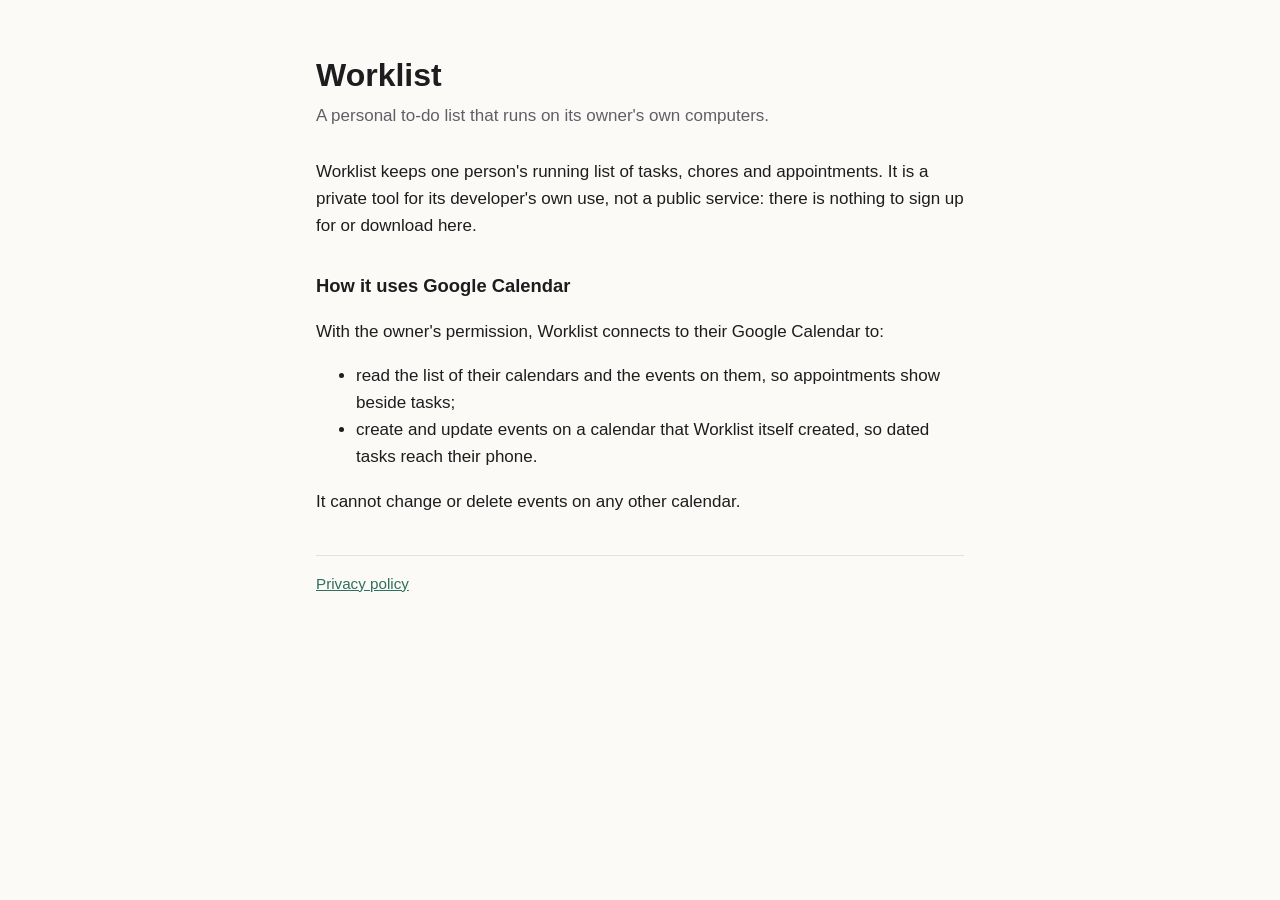
<file: index.html>
<!doctype html>
<html lang="en">
<head>
<meta charset="utf-8">
<meta name="viewport" content="width=device-width, initial-scale=1">
<title>Worklist</title>
<link rel="stylesheet" href="style.css">
</head>
<body>
<main>
<h1>Worklist</h1>
<p class="sub">A personal to-do list that runs on its owner's own computers.</p>

<p>Worklist keeps one person's running list of tasks, chores and appointments. It is a private tool for its
developer's own use, not a public service: there is nothing to sign up for or download here.</p>

<h2>How it uses Google Calendar</h2>
<p>With the owner's permission, Worklist connects to their Google Calendar to:</p>
<ul>
<li>read the list of their calendars and the events on them, so appointments show beside tasks;</li>
<li>create and update events on a calendar that Worklist itself created, so dated tasks reach their phone.</li>
</ul>
<p>It cannot change or delete events on any other calendar.</p>

<nav><a href="privacy.html">Privacy policy</a></nav>
</main>
</body>
</html>
</file>
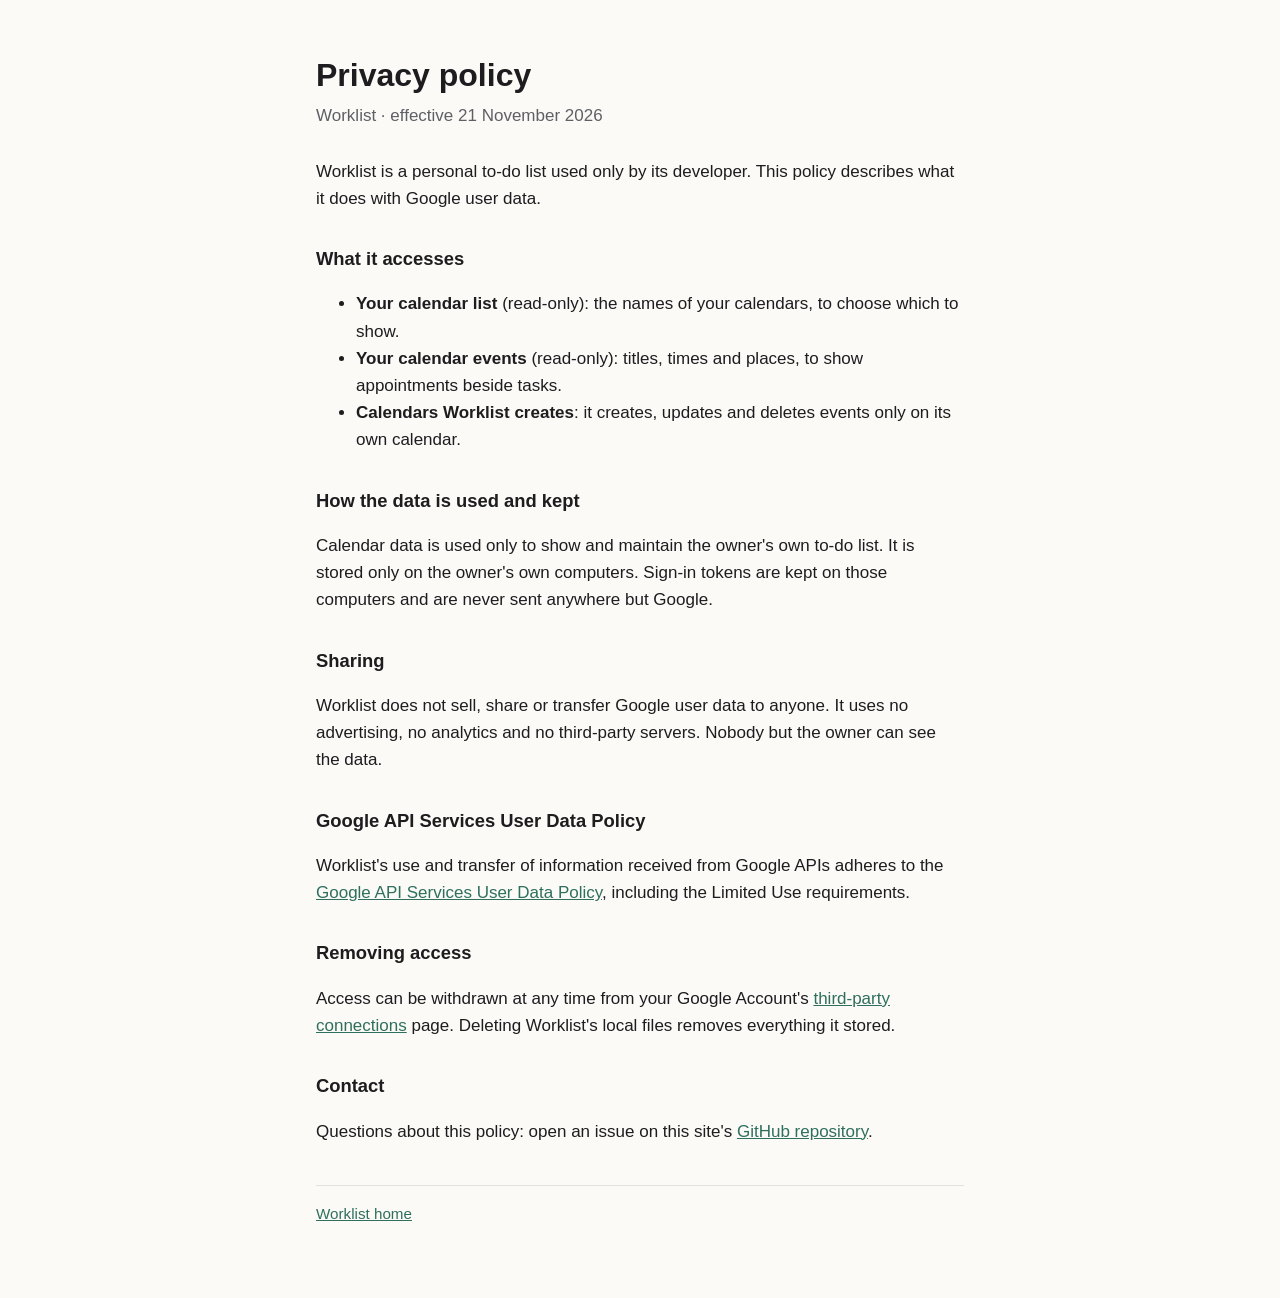
<file: privacy.html>
<!doctype html>
<html lang="en">
<head>
<meta charset="utf-8">
<meta name="viewport" content="width=device-width, initial-scale=1">
<title>Worklist privacy policy</title>
<link rel="stylesheet" href="style.css">
</head>
<body>
<main>
<h1>Privacy policy</h1>
<p class="sub">Worklist · effective 21 November 2026</p>

<p>Worklist is a personal to-do list used only by its developer. This policy describes what it does with Google
user data.</p>

<h2>What it accesses</h2>
<ul>
<li><strong>Your calendar list</strong> (read-only): the names of your calendars, to choose which to show.</li>
<li><strong>Your calendar events</strong> (read-only): titles, times and places, to show appointments beside tasks.</li>
<li><strong>Calendars Worklist creates</strong>: it creates, updates and deletes events only on its own calendar.</li>
</ul>

<h2>How the data is used and kept</h2>
<p>Calendar data is used only to show and maintain the owner's own to-do list. It is stored only on the owner's
own computers. Sign-in tokens are kept on those computers and are never sent anywhere but Google.</p>

<h2>Sharing</h2>
<p>Worklist does not sell, share or transfer Google user data to anyone. It uses no advertising, no analytics and
no third-party servers. Nobody but the owner can see the data.</p>

<h2>Google API Services User Data Policy</h2>
<p>Worklist's use and transfer of information received from Google APIs adheres to the
<a href="https://developers.google.com/terms/api-services-user-data-policy">Google API Services User Data Policy</a>,
including the Limited Use requirements.</p>

<h2>Removing access</h2>
<p>Access can be withdrawn at any time from your Google Account's
<a href="https://myaccount.google.com/permissions">third-party connections</a> page. Deleting Worklist's local
files removes everything it stored.</p>

<h2>Contact</h2>
<p>Questions about this policy: open an issue on this site's
<a href="https://github.com/sofvii/sofvii.github.io/issues">GitHub repository</a>.</p>

<nav><a href="./">Worklist home</a></nav>
</main>
</body>
</html>
</file>
<file: style.css>
:root{--bg:#fbfaf7;--fg:#1d1d1f;--muted:#5f5f66;--line:#e4e1da;--accent:#2f6f5e}
@media (prefers-color-scheme:dark){:root{--bg:#141416;--fg:#ececef;--muted:#a1a1aa;--line:#2a2a2e;--accent:#7fc4ae}}
*{box-sizing:border-box}
body{margin:0;background:var(--bg);color:var(--fg);font:17px/1.6 -apple-system,BlinkMacSystemFont,"Segoe UI",Helvetica,Arial,sans-serif}
main{max-width:680px;margin:0 auto;padding:56px 16px 72px}
h1{font-size:2rem;line-height:1.2;margin:0 0 8px}
h2{font-size:1.15rem;margin:32px 0 6px}
p,li{color:var(--fg)}
.sub{color:var(--muted);margin:0 0 28px}
a{color:var(--accent)}
nav{border-top:1px solid var(--line);margin-top:40px;padding-top:16px;color:var(--muted);font-size:.95rem}
code{font-size:.9em}
</file>
